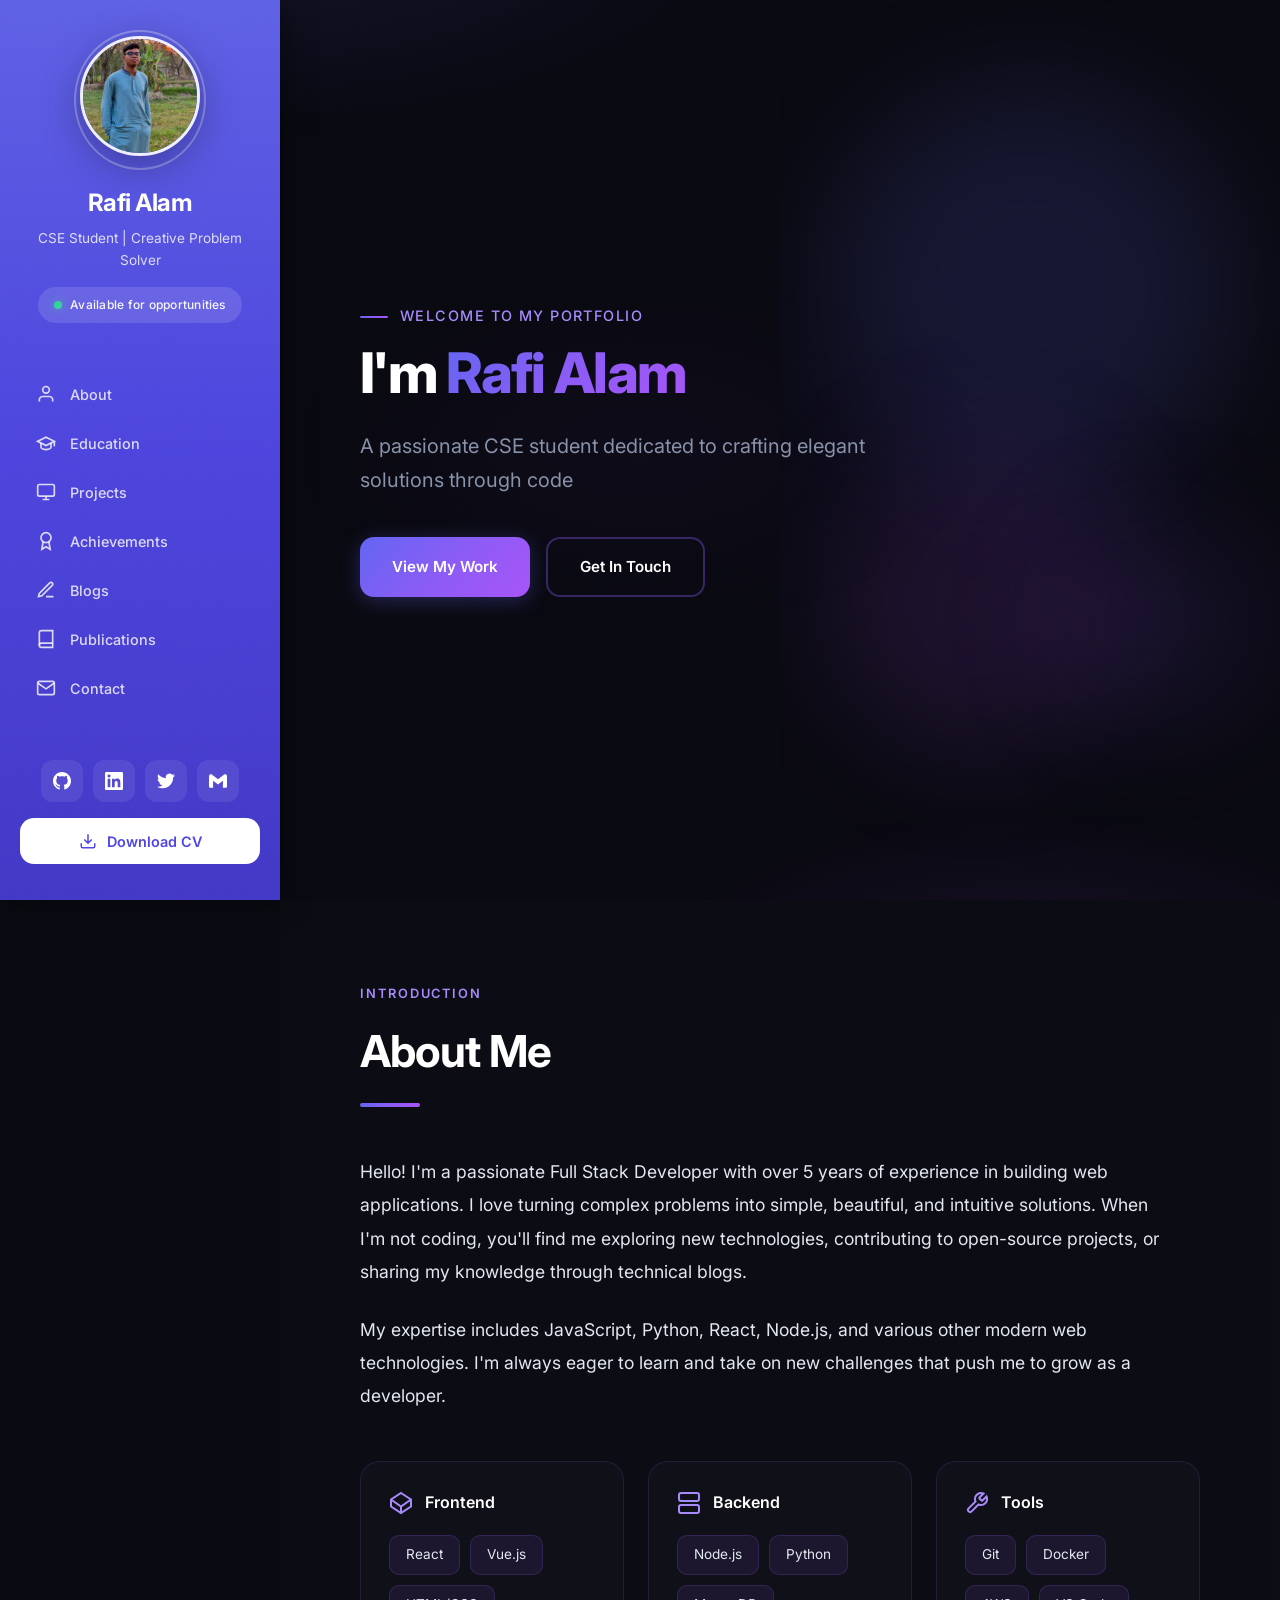
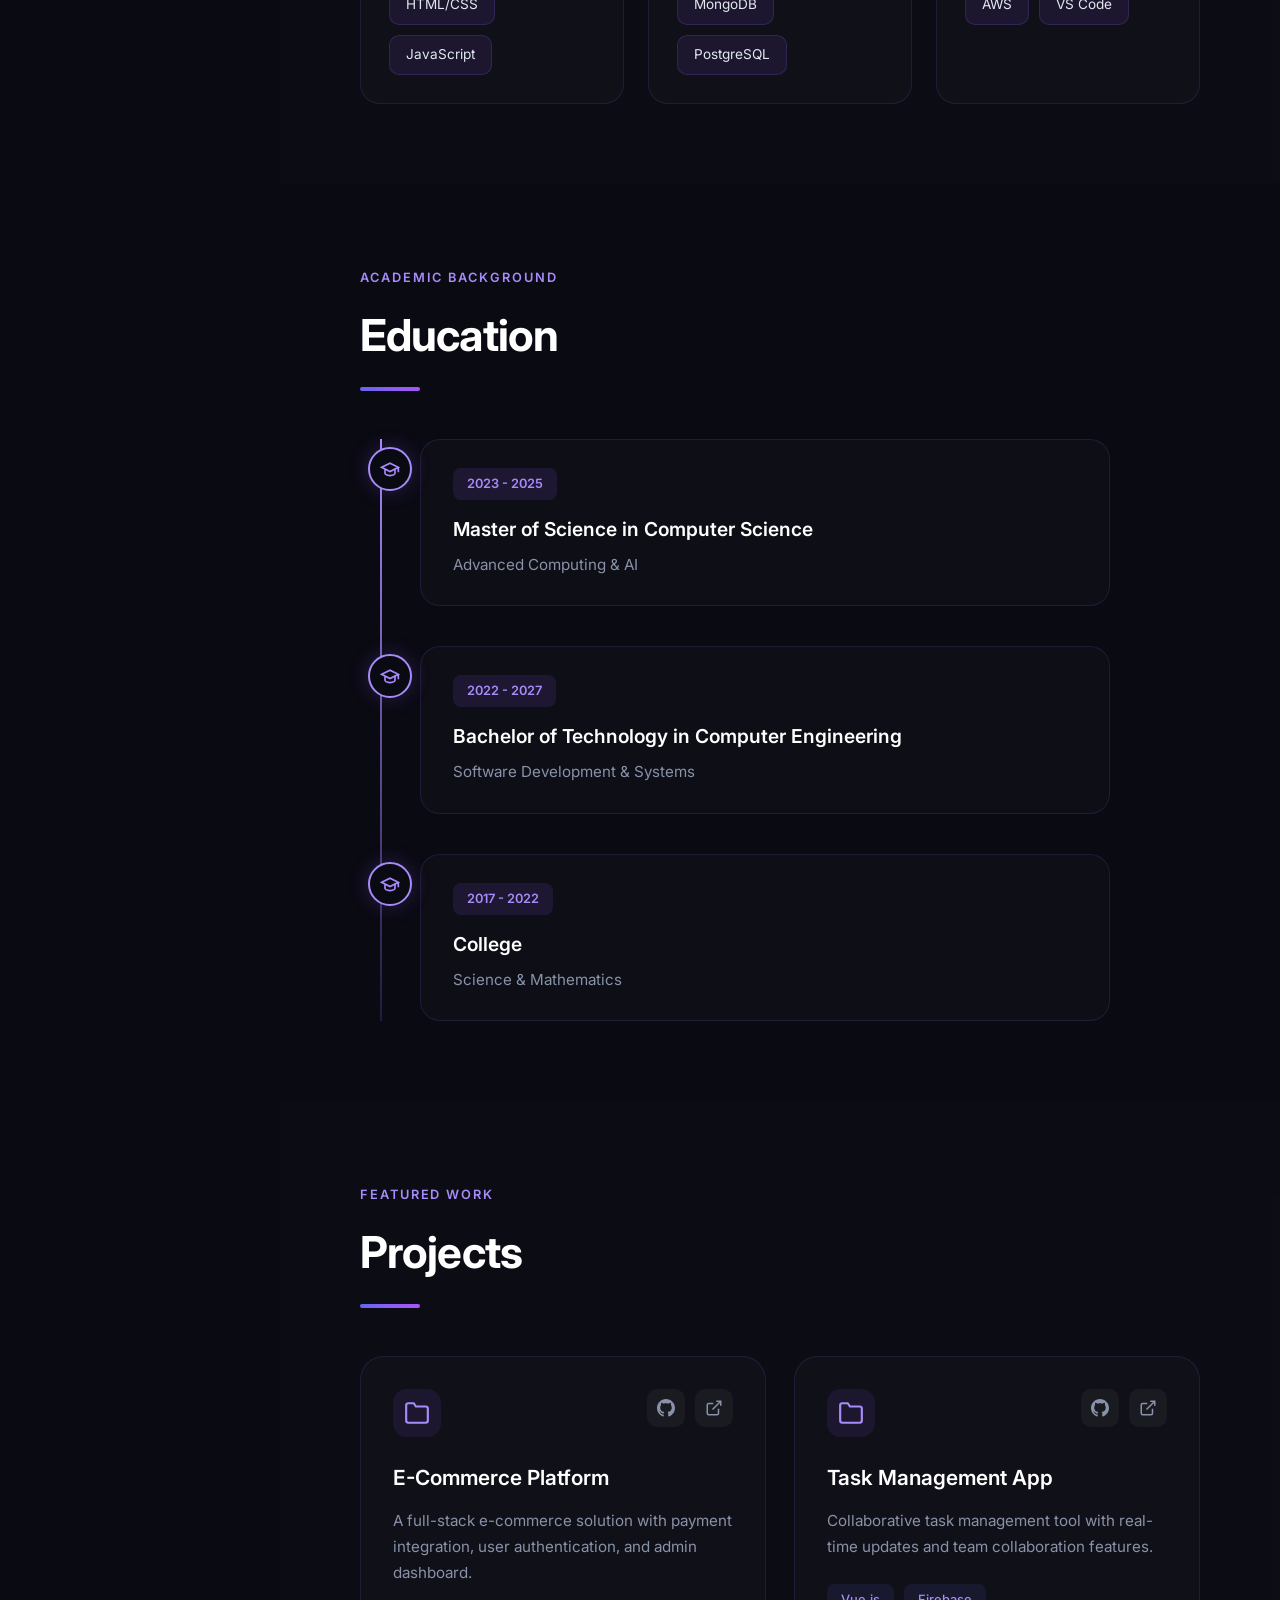
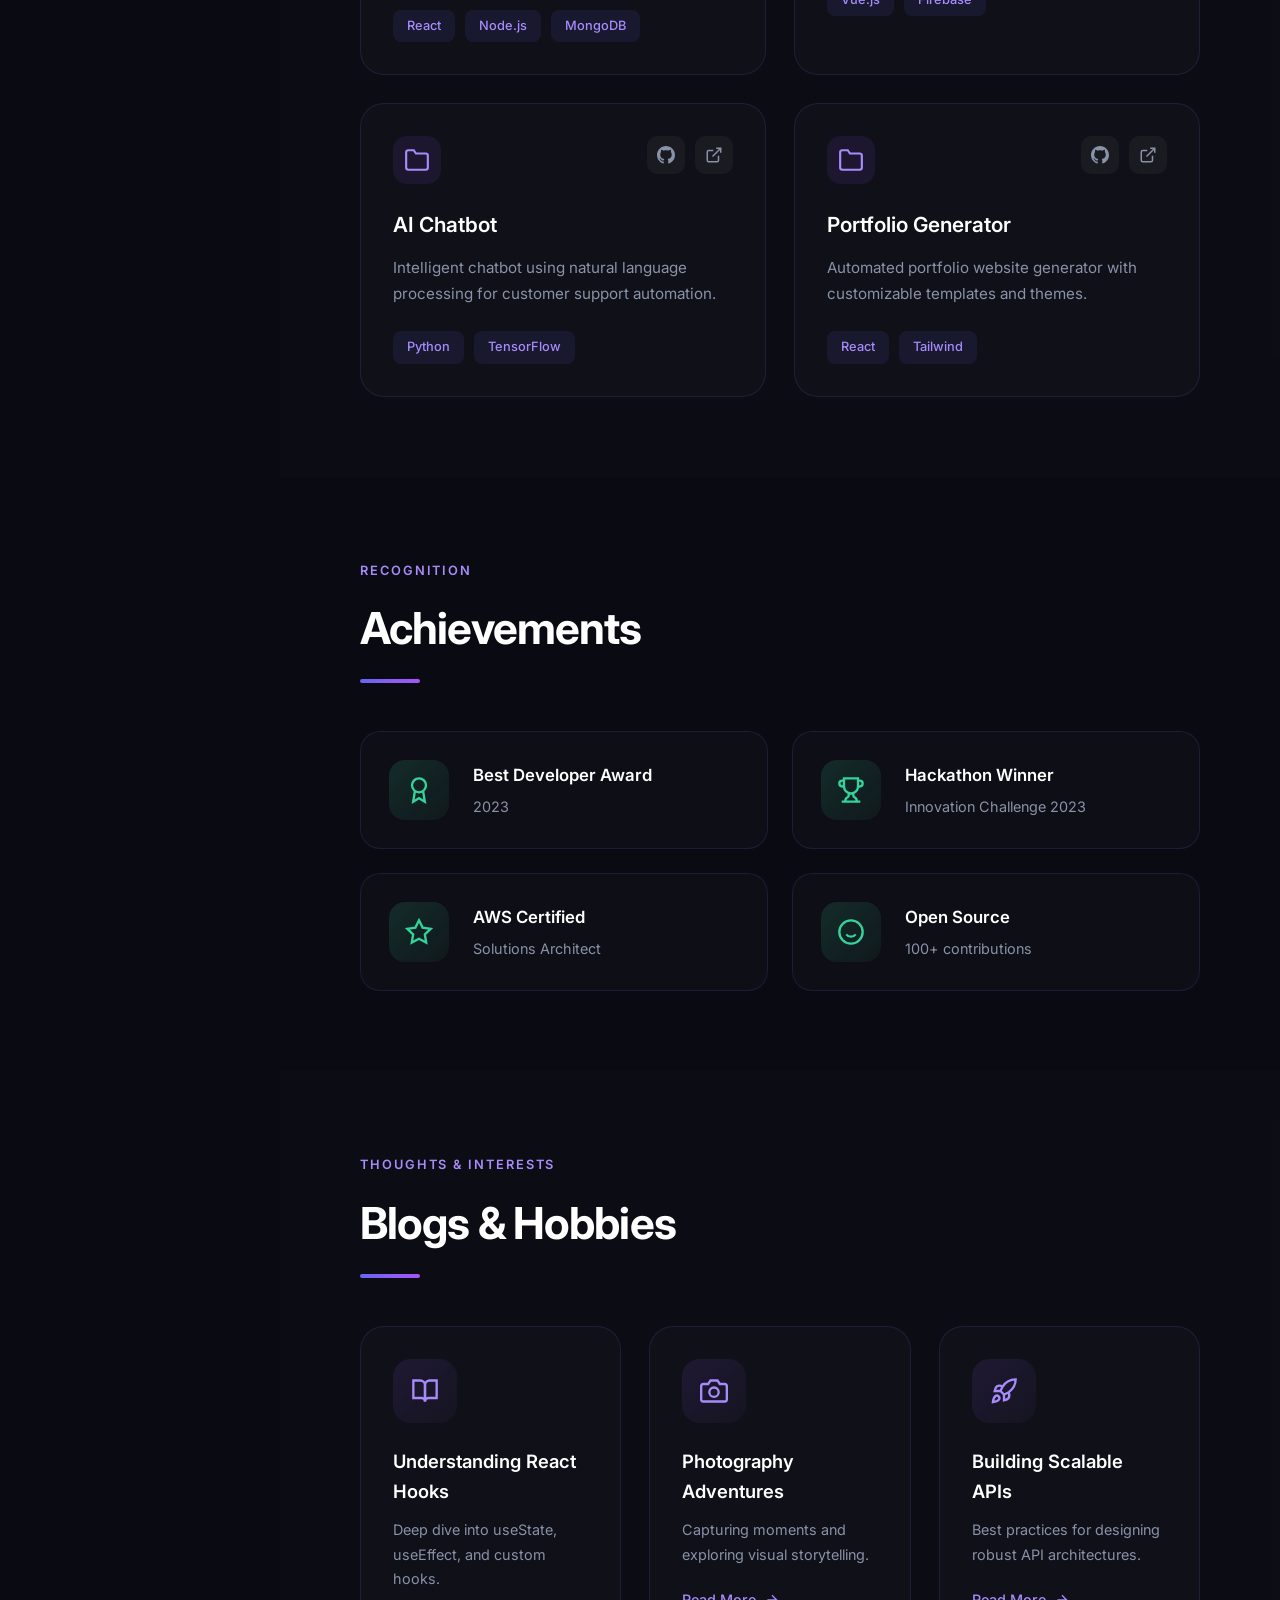
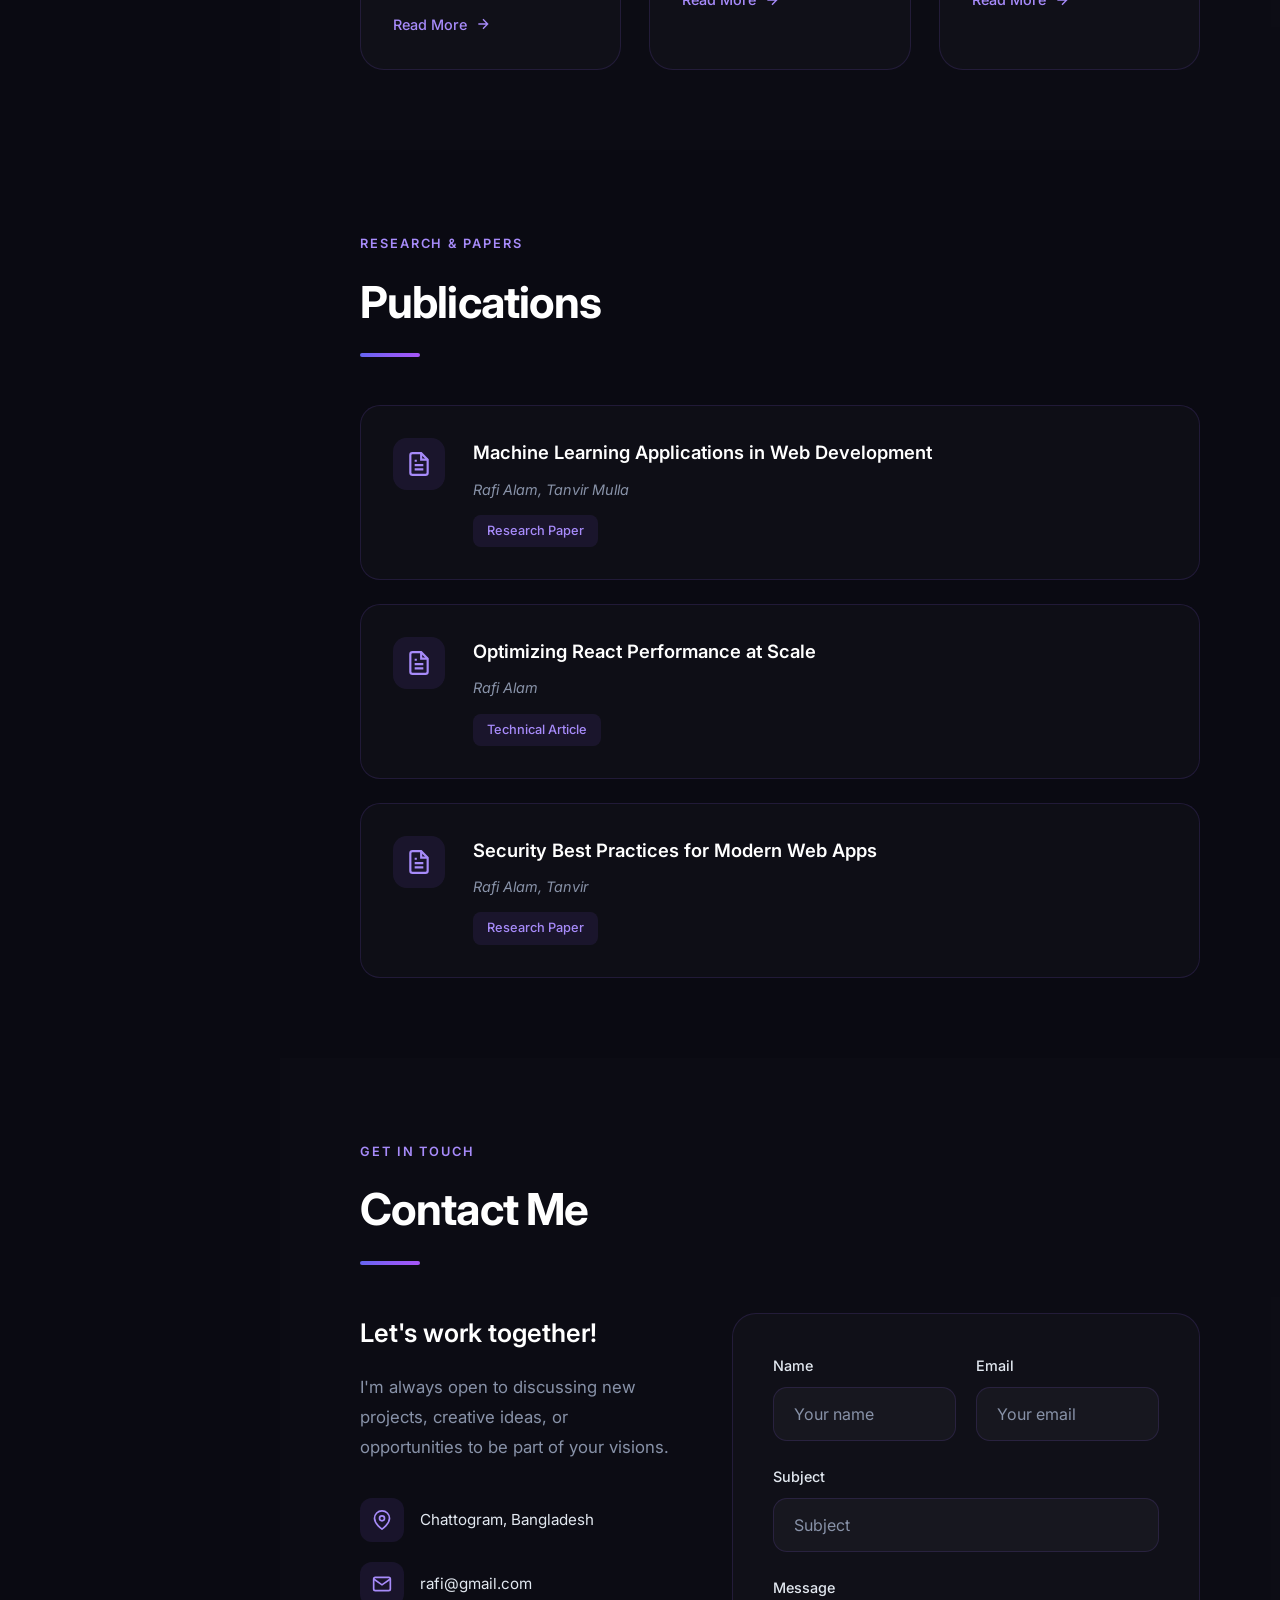
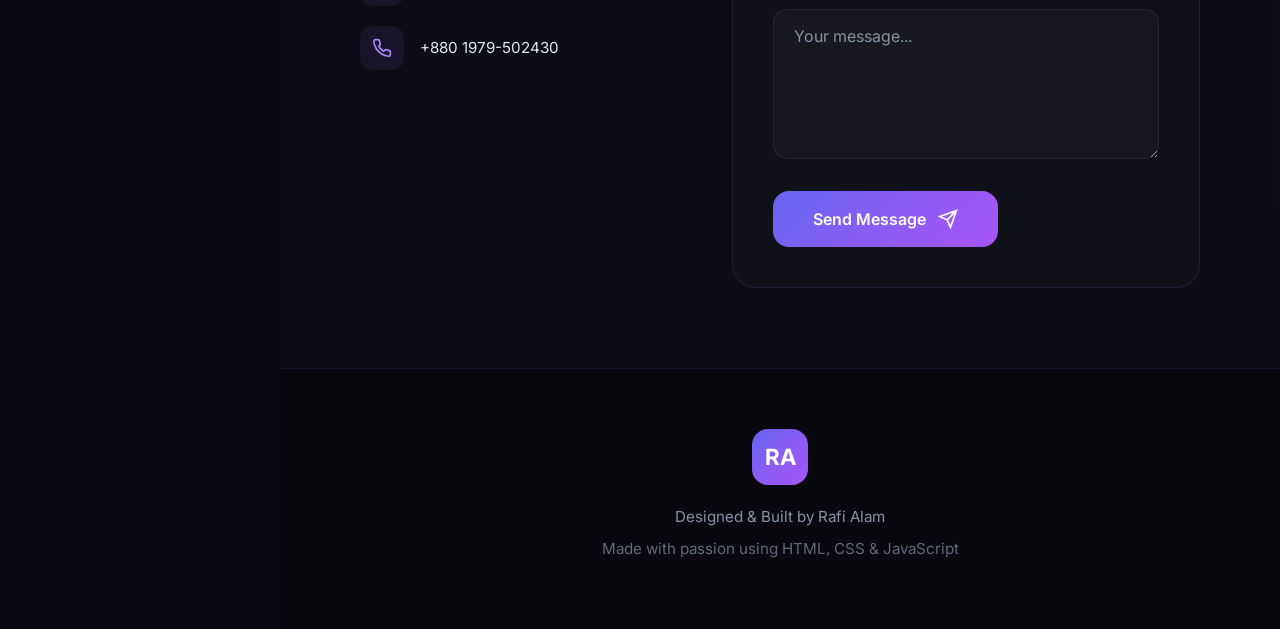
<file: index.html>
<!DOCTYPE html>
<html lang="en">

<head>
    <meta charset="UTF-8">
    <meta name="viewport" content="width=device-width, initial-scale=1.0">
    <title>Rafi Alam - Portfolio</title>
    <meta name="description"
        content="Rafi Alam - CSE Student and Creative Problem Solver. Explore my projects, achievements, and publications.">
    <link rel="preconnect" href="https://fonts.googleapis.com">
    <link rel="preconnect" href="https://fonts.gstatic.com" crossorigin>
    <link href="https://fonts.googleapis.com/css2?family=Inter:wght@300;400;500;600;700;800&display=swap"
        rel="stylesheet">
    <link rel="stylesheet" href="style.css">
</head>

<body>
    <!-- Mobile Menu Toggle -->
    <button class="mobile-menu-toggle" aria-label="Toggle navigation menu">
        <span class="hamburger-line"></span>
        <span class="hamburger-line"></span>
        <span class="hamburger-line"></span>
    </button>

    <!-- Overlay for mobile menu -->
    <div class="sidebar-overlay"></div>

    <!-- Sidebar -->
    <aside class="sidebar">
        <div class="sidebar-content">
            <div class="profile-section">
                <div class="profile-pic-wrapper">
                    <img src="image/profile.jpg" alt="Rafi Alam Profile Picture" class="profile-pic">
                    <div class="profile-pic-ring"></div>
                </div>
                <h1 class="profile-name">Rafi Alam</h1>
                <p class="profile-title">CSE Student | Creative Problem Solver</p>
                <div class="status-badge">
                    <span class="status-dot"></span>
                    Available for opportunities
                </div>
            </div>

            <nav class="nav-section">
                <ul class="nav-menu">
                    <li><a href="#about" class="active">
                            <svg class="nav-icon" viewBox="0 0 24 24" fill="none" stroke="currentColor"
                                stroke-width="2">
                                <path d="M20 21v-2a4 4 0 0 0-4-4H8a4 4 0 0 0-4 4v2" />
                                <circle cx="12" cy="7" r="4" />
                            </svg>
                            About
                        </a></li>
                    <li><a href="#education">
                            <svg class="nav-icon" viewBox="0 0 24 24" fill="none" stroke="currentColor"
                                stroke-width="2">
                                <path d="M22 10v6M2 10l10-5 10 5-10 5z" />
                                <path d="M6 12v5c0 2 6 3 6 3s6-1 6-3v-5" />
                            </svg>
                            Education
                        </a></li>
                    <li><a href="#projects">
                            <svg class="nav-icon" viewBox="0 0 24 24" fill="none" stroke="currentColor"
                                stroke-width="2">
                                <rect x="2" y="3" width="20" height="14" rx="2" />
                                <path d="M8 21h8M12 17v4" />
                            </svg>
                            Projects
                        </a></li>
                    <li><a href="#achievements">
                            <svg class="nav-icon" viewBox="0 0 24 24" fill="none" stroke="currentColor"
                                stroke-width="2">
                                <circle cx="12" cy="8" r="6" />
                                <path d="M15.477 12.89L17 22l-5-3-5 3 1.523-9.11" />
                            </svg>
                            Achievements
                        </a></li>
                    <li><a href="#blogs">
                            <svg class="nav-icon" viewBox="0 0 24 24" fill="none" stroke="currentColor"
                                stroke-width="2">
                                <path d="M12 20h9M16.5 3.5a2.121 2.121 0 0 1 3 3L7 19l-4 1 1-4L16.5 3.5z" />
                            </svg>
                            Blogs
                        </a></li>
                    <li><a href="#publications">
                            <svg class="nav-icon" viewBox="0 0 24 24" fill="none" stroke="currentColor"
                                stroke-width="2">
                                <path d="M4 19.5A2.5 2.5 0 0 1 6.5 17H20" />
                                <path d="M6.5 2H20v20H6.5A2.5 2.5 0 0 1 4 19.5v-15A2.5 2.5 0 0 1 6.5 2z" />
                            </svg>
                            Publications
                        </a></li>
                    <li><a href="#contact">
                            <svg class="nav-icon" viewBox="0 0 24 24" fill="none" stroke="currentColor"
                                stroke-width="2">
                                <path d="M4 4h16c1.1 0 2 .9 2 2v12c0 1.1-.9 2-2 2H4c-1.1 0-2-.9-2-2V6c0-1.1.9-2 2-2z" />
                                <path d="M22 6l-10 7L2 6" />
                            </svg>
                            Contact
                        </a></li>
                </ul>
            </nav>

            <div class="social-section">
                <div class="social-links">
                    <a href="#" class="social-icon" aria-label="GitHub" title="GitHub">
                        <svg viewBox="0 0 24 24" fill="currentColor">
                            <path
                                d="M12 0c-6.626 0-12 5.373-12 12 0 5.302 3.438 9.8 8.207 11.387.599.111.793-.261.793-.577v-2.234c-3.338.726-4.033-1.416-4.033-1.416-.546-1.387-1.333-1.756-1.333-1.756-1.089-.745.083-.729.083-.729 1.205.084 1.839 1.237 1.839 1.237 1.07 1.834 2.807 1.304 3.492.997.107-.775.418-1.305.762-1.604-2.665-.305-5.467-1.334-5.467-5.931 0-1.311.469-2.381 1.236-3.221-.124-.303-.535-1.524.117-3.176 0 0 1.008-.322 3.301 1.23.957-.266 1.983-.399 3.003-.404 1.02.005 2.047.138 3.006.404 2.291-1.552 3.297-1.23 3.297-1.23.653 1.653.242 2.874.118 3.176.77.84 1.235 1.911 1.235 3.221 0 4.609-2.807 5.624-5.479 5.921.43.372.823 1.102.823 2.222v3.293c0 .319.192.694.801.576 4.765-1.589 8.199-6.086 8.199-11.386 0-6.627-5.373-12-12-12z" />
                        </svg>
                    </a>
                    <a href="#" class="social-icon" aria-label="LinkedIn" title="LinkedIn">
                        <svg viewBox="0 0 24 24" fill="currentColor">
                            <path
                                d="M20.447 20.452h-3.554v-5.569c0-1.328-.027-3.037-1.852-3.037-1.853 0-2.136 1.445-2.136 2.939v5.667H9.351V9h3.414v1.561h.046c.477-.9 1.637-1.85 3.37-1.85 3.601 0 4.267 2.37 4.267 5.455v6.286zM5.337 7.433c-1.144 0-2.063-.926-2.063-2.065 0-1.138.92-2.063 2.063-2.063 1.14 0 2.064.925 2.064 2.063 0 1.139-.925 2.065-2.064 2.065zm1.782 13.019H3.555V9h3.564v11.452zM22.225 0H1.771C.792 0 0 .774 0 1.729v20.542C0 23.227.792 24 1.771 24h20.451C23.2 24 24 23.227 24 22.271V1.729C24 .774 23.2 0 22.222 0h.003z" />
                        </svg>
                    </a>
                    <a href="#" class="social-icon" aria-label="Twitter" title="Twitter">
                        <svg viewBox="0 0 24 24" fill="currentColor">
                            <path
                                d="M23.953 4.57a10 10 0 01-2.825.775 4.958 4.958 0 002.163-2.723c-.951.555-2.005.959-3.127 1.184a4.92 4.92 0 00-8.384 4.482C7.69 8.095 4.067 6.13 1.64 3.162a4.822 4.822 0 00-.666 2.475c0 1.71.87 3.213 2.188 4.096a4.904 4.904 0 01-2.228-.616v.06a4.923 4.923 0 003.946 4.827 4.996 4.996 0 01-2.212.085 4.936 4.936 0 004.604 3.417 9.867 9.867 0 01-6.102 2.105c-.39 0-.779-.023-1.17-.067a13.995 13.995 0 007.557 2.209c9.053 0 13.998-7.496 13.998-13.985 0-.21 0-.42-.015-.63A9.935 9.935 0 0024 4.59z" />
                        </svg>
                    </a>
                    <a href="mailto:example@email.com" class="social-icon" aria-label="Email" title="Email">
                        <svg viewBox="0 0 24 24" fill="currentColor">
                            <path
                                d="M24 5.457v13.909c0 .904-.732 1.636-1.636 1.636h-3.819V11.73L12 16.64l-6.545-4.91v9.273H1.636A1.636 1.636 0 010 19.366V5.457c0-2.023 2.309-3.178 3.927-1.964L5.455 4.64 12 9.548l6.545-4.91 1.528-1.145C21.69 2.28 24 3.434 24 5.457z" />
                        </svg>
                    </a>
                </div>
                <button class="download-btn">
                    <svg viewBox="0 0 24 24" fill="none" stroke="currentColor" stroke-width="2">
                        <path d="M21 15v4a2 2 0 01-2 2H5a2 2 0 01-2-2v-4M7 10l5 5 5-5M12 15V3" />
                    </svg>
                    Download CV
                </button>
            </div>
        </div>
    </aside>

    <!-- Main Content -->
    <main class="main-content">
        <!-- Hero Section -->
        <section id="hero" class="hero-section">
            <div class="hero-content">
                <span class="hero-greeting">Welcome to my portfolio</span>
                <h1 class="hero-title">I'm <span class="highlight">Rafi Alam</span></h1>
                <p class="hero-subtitle">A passionate CSE student dedicated to crafting elegant solutions through code
                </p>
                <div class="hero-cta">
                    <a href="#projects" class="btn btn-primary">View My Work</a>
                    <a href="#contact" class="btn btn-outline">Get In Touch</a>
                </div>
            </div>
            <div class="hero-decoration">
                <div class="floating-shape shape-1"></div>
                <div class="floating-shape shape-2"></div>
                <div class="floating-shape shape-3"></div>
            </div>
        </section>

        <!-- About Me Section -->
        <section id="about" class="section-card">
            <div class="section-header">
                <span class="section-label">Introduction</span>
                <h2>About Me</h2>
                <div class="section-line"></div>
            </div>
            <div class="about-content">
                <p>Hello! I'm a passionate Full Stack Developer with over 5 years of experience in building web
                    applications. I love turning complex problems into simple, beautiful, and intuitive solutions. When
                    I'm not coding, you'll find me exploring new technologies, contributing to open-source projects, or
                    sharing my knowledge through technical blogs.</p>
                <p>My expertise includes JavaScript, Python, React, Node.js, and various other modern web technologies.
                    I'm always eager to learn and take on new challenges that push me to grow as a developer.</p>

                <div class="skills-container">
                    <div class="skill-category">
                        <div class="skill-header">
                            <svg class="skill-icon" viewBox="0 0 24 24" fill="none" stroke="currentColor"
                                stroke-width="2">
                                <polygon points="12 2 22 8.5 22 15.5 12 22 2 15.5 2 8.5 12 2" />
                                <line x1="12" y1="22" x2="12" y2="15.5" />
                                <polyline points="22 8.5 12 15.5 2 8.5" />
                            </svg>
                            <h4>Frontend</h4>
                        </div>
                        <div class="skill-tags">
                            <span class="skill-tag">React</span>
                            <span class="skill-tag">Vue.js</span>
                            <span class="skill-tag">HTML/CSS</span>
                            <span class="skill-tag">JavaScript</span>
                        </div>
                    </div>
                    <div class="skill-category">
                        <div class="skill-header">
                            <svg class="skill-icon" viewBox="0 0 24 24" fill="none" stroke="currentColor"
                                stroke-width="2">
                                <rect x="2" y="2" width="20" height="8" rx="2" ry="2" />
                                <rect x="2" y="14" width="20" height="8" rx="2" ry="2" />
                                <line x1="6" y1="6" x2="6.01" y2="6" />
                                <line x1="6" y1="18" x2="6.01" y2="18" />
                            </svg>
                            <h4>Backend</h4>
                        </div>
                        <div class="skill-tags">
                            <span class="skill-tag">Node.js</span>
                            <span class="skill-tag">Python</span>
                            <span class="skill-tag">MongoDB</span>
                            <span class="skill-tag">PostgreSQL</span>
                        </div>
                    </div>
                    <div class="skill-category">
                        <div class="skill-header">
                            <svg class="skill-icon" viewBox="0 0 24 24" fill="none" stroke="currentColor"
                                stroke-width="2">
                                <path
                                    d="M14.7 6.3a1 1 0 0 0 0 1.4l1.6 1.6a1 1 0 0 0 1.4 0l3.77-3.77a6 6 0 0 1-7.94 7.94l-6.91 6.91a2.12 2.12 0 0 1-3-3l6.91-6.91a6 6 0 0 1 7.94-7.94l-3.76 3.76z" />
                            </svg>
                            <h4>Tools</h4>
                        </div>
                        <div class="skill-tags">
                            <span class="skill-tag">Git</span>
                            <span class="skill-tag">Docker</span>
                            <span class="skill-tag">AWS</span>
                            <span class="skill-tag">VS Code</span>
                        </div>
                    </div>
                </div>
            </div>
        </section>

        <!-- Education Section -->
        <section id="education" class="section-card">
            <div class="section-header">
                <span class="section-label">Academic Background</span>
                <h2>Education</h2>
                <div class="section-line"></div>
            </div>
            <div class="education-timeline">
                <div class="education-item">
                    <div class="education-marker">
                        <svg viewBox="0 0 24 24" fill="none" stroke="currentColor" stroke-width="2">
                            <path d="M22 10v6M2 10l10-5 10 5-10 5z" />
                            <path d="M6 12v5c0 2 6 3 6 3s6-1 6-3v-5" />
                        </svg>
                    </div>
                    <div class="education-content">
                        <span class="education-year">2023 - 2025</span>
                        <h3>Master of Science in Computer Science</h3>
                        <p class="degree">Advanced Computing & AI</p>
                    </div>
                </div>
                <div class="education-item">
                    <div class="education-marker">
                        <svg viewBox="0 0 24 24" fill="none" stroke="currentColor" stroke-width="2">
                            <path d="M22 10v6M2 10l10-5 10 5-10 5z" />
                            <path d="M6 12v5c0 2 6 3 6 3s6-1 6-3v-5" />
                        </svg>
                    </div>
                    <div class="education-content">
                        <span class="education-year">2022 - 2027</span>
                        <h3>Bachelor of Technology in Computer Engineering</h3>
                        <p class="degree">Software Development & Systems</p>
                    </div>
                </div>
                <div class="education-item">
                    <div class="education-marker">
                        <svg viewBox="0 0 24 24" fill="none" stroke="currentColor" stroke-width="2">
                            <path d="M22 10v6M2 10l10-5 10 5-10 5z" />
                            <path d="M6 12v5c0 2 6 3 6 3s6-1 6-3v-5" />
                        </svg>
                    </div>
                    <div class="education-content">
                        <span class="education-year">2017 - 2022</span>
                        <h3>College</h3>
                        <p class="degree">Science & Mathematics</p>
                    </div>
                </div>
            </div>
        </section>

        <!-- Projects Section -->
        <section id="projects" class="section-card">
            <div class="section-header">
                <span class="section-label">Featured Work</span>
                <h2>Projects</h2>
                <div class="section-line"></div>
            </div>
            <div class="projects-grid">
                <article class="project-card">
                    <div class="project-card-header">
                        <div class="project-folder">
                            <svg viewBox="0 0 24 24" fill="none" stroke="currentColor" stroke-width="2">
                                <path d="M22 19a2 2 0 0 1-2 2H4a2 2 0 0 1-2-2V5a2 2 0 0 1 2-2h5l2 3h9a2 2 0 0 1 2 2z" />
                            </svg>
                        </div>
                        <div class="project-links">
                            <a href="#" class="project-link" aria-label="View source code">
                                <svg viewBox="0 0 24 24" fill="currentColor">
                                    <path
                                        d="M12 0c-6.626 0-12 5.373-12 12 0 5.302 3.438 9.8 8.207 11.387.599.111.793-.261.793-.577v-2.234c-3.338.726-4.033-1.416-4.033-1.416-.546-1.387-1.333-1.756-1.333-1.756-1.089-.745.083-.729.083-.729 1.205.084 1.839 1.237 1.839 1.237 1.07 1.834 2.807 1.304 3.492.997.107-.775.418-1.305.762-1.604-2.665-.305-5.467-1.334-5.467-5.931 0-1.311.469-2.381 1.236-3.221-.124-.303-.535-1.524.117-3.176 0 0 1.008-.322 3.301 1.23.957-.266 1.983-.399 3.003-.404 1.02.005 2.047.138 3.006.404 2.291-1.552 3.297-1.23 3.297-1.23.653 1.653.242 2.874.118 3.176.77.84 1.235 1.911 1.235 3.221 0 4.609-2.807 5.624-5.479 5.921.43.372.823 1.102.823 2.222v3.293c0 .319.192.694.801.576 4.765-1.589 8.199-6.086 8.199-11.386 0-6.627-5.373-12-12-12z" />
                                </svg>
                            </a>
                            <a href="#" class="project-link" aria-label="View live demo">
                                <svg viewBox="0 0 24 24" fill="none" stroke="currentColor" stroke-width="2">
                                    <path
                                        d="M18 13v6a2 2 0 0 1-2 2H5a2 2 0 0 1-2-2V8a2 2 0 0 1 2-2h6M15 3h6v6M10 14L21 3" />
                                </svg>
                            </a>
                        </div>
                    </div>
                    <h3>E-Commerce Platform</h3>
                    <p>A full-stack e-commerce solution with payment integration, user authentication, and admin
                        dashboard.</p>
                    <div class="project-tags">
                        <span class="project-tag">React</span>
                        <span class="project-tag">Node.js</span>
                        <span class="project-tag">MongoDB</span>
                    </div>
                </article>
                <article class="project-card">
                    <div class="project-card-header">
                        <div class="project-folder">
                            <svg viewBox="0 0 24 24" fill="none" stroke="currentColor" stroke-width="2">
                                <path d="M22 19a2 2 0 0 1-2 2H4a2 2 0 0 1-2-2V5a2 2 0 0 1 2-2h5l2 3h9a2 2 0 0 1 2 2z" />
                            </svg>
                        </div>
                        <div class="project-links">
                            <a href="#" class="project-link" aria-label="View source code">
                                <svg viewBox="0 0 24 24" fill="currentColor">
                                    <path
                                        d="M12 0c-6.626 0-12 5.373-12 12 0 5.302 3.438 9.8 8.207 11.387.599.111.793-.261.793-.577v-2.234c-3.338.726-4.033-1.416-4.033-1.416-.546-1.387-1.333-1.756-1.333-1.756-1.089-.745.083-.729.083-.729 1.205.084 1.839 1.237 1.839 1.237 1.07 1.834 2.807 1.304 3.492.997.107-.775.418-1.305.762-1.604-2.665-.305-5.467-1.334-5.467-5.931 0-1.311.469-2.381 1.236-3.221-.124-.303-.535-1.524.117-3.176 0 0 1.008-.322 3.301 1.23.957-.266 1.983-.399 3.003-.404 1.02.005 2.047.138 3.006.404 2.291-1.552 3.297-1.23 3.297-1.23.653 1.653.242 2.874.118 3.176.77.84 1.235 1.911 1.235 3.221 0 4.609-2.807 5.624-5.479 5.921.43.372.823 1.102.823 2.222v3.293c0 .319.192.694.801.576 4.765-1.589 8.199-6.086 8.199-11.386 0-6.627-5.373-12-12-12z" />
                                </svg>
                            </a>
                            <a href="#" class="project-link" aria-label="View live demo">
                                <svg viewBox="0 0 24 24" fill="none" stroke="currentColor" stroke-width="2">
                                    <path
                                        d="M18 13v6a2 2 0 0 1-2 2H5a2 2 0 0 1-2-2V8a2 2 0 0 1 2-2h6M15 3h6v6M10 14L21 3" />
                                </svg>
                            </a>
                        </div>
                    </div>
                    <h3>Task Management App</h3>
                    <p>Collaborative task management tool with real-time updates and team collaboration features.</p>
                    <div class="project-tags">
                        <span class="project-tag">Vue.js</span>
                        <span class="project-tag">Firebase</span>
                    </div>
                </article>
                <article class="project-card">
                    <div class="project-card-header">
                        <div class="project-folder">
                            <svg viewBox="0 0 24 24" fill="none" stroke="currentColor" stroke-width="2">
                                <path d="M22 19a2 2 0 0 1-2 2H4a2 2 0 0 1-2-2V5a2 2 0 0 1 2-2h5l2 3h9a2 2 0 0 1 2 2z" />
                            </svg>
                        </div>
                        <div class="project-links">
                            <a href="#" class="project-link" aria-label="View source code">
                                <svg viewBox="0 0 24 24" fill="currentColor">
                                    <path
                                        d="M12 0c-6.626 0-12 5.373-12 12 0 5.302 3.438 9.8 8.207 11.387.599.111.793-.261.793-.577v-2.234c-3.338.726-4.033-1.416-4.033-1.416-.546-1.387-1.333-1.756-1.333-1.756-1.089-.745.083-.729.083-.729 1.205.084 1.839 1.237 1.839 1.237 1.07 1.834 2.807 1.304 3.492.997.107-.775.418-1.305.762-1.604-2.665-.305-5.467-1.334-5.467-5.931 0-1.311.469-2.381 1.236-3.221-.124-.303-.535-1.524.117-3.176 0 0 1.008-.322 3.301 1.23.957-.266 1.983-.399 3.003-.404 1.02.005 2.047.138 3.006.404 2.291-1.552 3.297-1.23 3.297-1.23.653 1.653.242 2.874.118 3.176.77.84 1.235 1.911 1.235 3.221 0 4.609-2.807 5.624-5.479 5.921.43.372.823 1.102.823 2.222v3.293c0 .319.192.694.801.576 4.765-1.589 8.199-6.086 8.199-11.386 0-6.627-5.373-12-12-12z" />
                                </svg>
                            </a>
                            <a href="#" class="project-link" aria-label="View live demo">
                                <svg viewBox="0 0 24 24" fill="none" stroke="currentColor" stroke-width="2">
                                    <path
                                        d="M18 13v6a2 2 0 0 1-2 2H5a2 2 0 0 1-2-2V8a2 2 0 0 1 2-2h6M15 3h6v6M10 14L21 3" />
                                </svg>
                            </a>
                        </div>
                    </div>
                    <h3>AI Chatbot</h3>
                    <p>Intelligent chatbot using natural language processing for customer support automation.</p>
                    <div class="project-tags">
                        <span class="project-tag">Python</span>
                        <span class="project-tag">TensorFlow</span>
                    </div>
                </article>
                <article class="project-card">
                    <div class="project-card-header">
                        <div class="project-folder">
                            <svg viewBox="0 0 24 24" fill="none" stroke="currentColor" stroke-width="2">
                                <path d="M22 19a2 2 0 0 1-2 2H4a2 2 0 0 1-2-2V5a2 2 0 0 1 2-2h5l2 3h9a2 2 0 0 1 2 2z" />
                            </svg>
                        </div>
                        <div class="project-links">
                            <a href="#" class="project-link" aria-label="View source code">
                                <svg viewBox="0 0 24 24" fill="currentColor">
                                    <path
                                        d="M12 0c-6.626 0-12 5.373-12 12 0 5.302 3.438 9.8 8.207 11.387.599.111.793-.261.793-.577v-2.234c-3.338.726-4.033-1.416-4.033-1.416-.546-1.387-1.333-1.756-1.333-1.756-1.089-.745.083-.729.083-.729 1.205.084 1.839 1.237 1.839 1.237 1.07 1.834 2.807 1.304 3.492.997.107-.775.418-1.305.762-1.604-2.665-.305-5.467-1.334-5.467-5.931 0-1.311.469-2.381 1.236-3.221-.124-.303-.535-1.524.117-3.176 0 0 1.008-.322 3.301 1.23.957-.266 1.983-.399 3.003-.404 1.02.005 2.047.138 3.006.404 2.291-1.552 3.297-1.23 3.297-1.23.653 1.653.242 2.874.118 3.176.77.84 1.235 1.911 1.235 3.221 0 4.609-2.807 5.624-5.479 5.921.43.372.823 1.102.823 2.222v3.293c0 .319.192.694.801.576 4.765-1.589 8.199-6.086 8.199-11.386 0-6.627-5.373-12-12-12z" />
                                </svg>
                            </a>
                            <a href="#" class="project-link" aria-label="View live demo">
                                <svg viewBox="0 0 24 24" fill="none" stroke="currentColor" stroke-width="2">
                                    <path
                                        d="M18 13v6a2 2 0 0 1-2 2H5a2 2 0 0 1-2-2V8a2 2 0 0 1 2-2h6M15 3h6v6M10 14L21 3" />
                                </svg>
                            </a>
                        </div>
                    </div>
                    <h3>Portfolio Generator</h3>
                    <p>Automated portfolio website generator with customizable templates and themes.</p>
                    <div class="project-tags">
                        <span class="project-tag">React</span>
                        <span class="project-tag">Tailwind</span>
                    </div>
                </article>
            </div>
        </section>

        <!-- Achievements Section -->
        <section id="achievements" class="section-card">
            <div class="section-header">
                <span class="section-label">Recognition</span>
                <h2>Achievements</h2>
                <div class="section-line"></div>
            </div>
            <div class="achievements-grid">
                <div class="achievement-card">
                    <div class="achievement-icon-wrapper">
                        <svg viewBox="0 0 24 24" fill="none" stroke="currentColor" stroke-width="2">
                            <circle cx="12" cy="8" r="6" />
                            <path d="M15.477 12.89L17 22l-5-3-5 3 1.523-9.11" />
                        </svg>
                    </div>
                    <div class="achievement-content">
                        <h4>Best Developer Award</h4>
                        <p>2023</p>
                    </div>
                </div>
                <div class="achievement-card">
                    <div class="achievement-icon-wrapper">
                        <svg viewBox="0 0 24 24" fill="none" stroke="currentColor" stroke-width="2">
                            <path
                                d="M6 9H4.5a2.5 2.5 0 0 1 0-5H6M18 9h1.5a2.5 2.5 0 0 0 0-5H18M4 22h16M10 14.66V17c0 .55-.47.98-.97 1.21C7.85 18.75 7 20.24 7 22M14 14.66V17c0 .55.47.98.97 1.21C16.15 18.75 17 20.24 17 22M18 2H6v7a6 6 0 0 0 12 0V2Z" />
                        </svg>
                    </div>
                    <div class="achievement-content">
                        <h4>Hackathon Winner</h4>
                        <p>Innovation Challenge 2023</p>
                    </div>
                </div>
                <div class="achievement-card">
                    <div class="achievement-icon-wrapper">
                        <svg viewBox="0 0 24 24" fill="none" stroke="currentColor" stroke-width="2">
                            <path
                                d="M12 2L15.09 8.26L22 9.27L17 14.14L18.18 21.02L12 17.77L5.82 21.02L7 14.14L2 9.27L8.91 8.26L12 2Z" />
                        </svg>
                    </div>
                    <div class="achievement-content">
                        <h4>AWS Certified</h4>
                        <p>Solutions Architect</p>
                    </div>
                </div>
                <div class="achievement-card">
                    <div class="achievement-icon-wrapper">
                        <svg viewBox="0 0 24 24" fill="none" stroke="currentColor" stroke-width="2">
                            <circle cx="12" cy="12" r="10" />
                            <path d="M8 14s1.5 2 4 2 4-2 4-2M9 9h.01M15 9h.01" />
                        </svg>
                    </div>
                    <div class="achievement-content">
                        <h4>Open Source</h4>
                        <p>100+ contributions</p>
                    </div>
                </div>
            </div>
        </section>

        <!-- Blogs & Hobbies Section -->
        <section id="blogs" class="section-card">
            <div class="section-header">
                <span class="section-label">Thoughts & Interests</span>
                <h2>Blogs & Hobbies</h2>
                <div class="section-line"></div>
            </div>
            <div class="blogs-grid">
                <article class="blog-card">
                    <div class="blog-icon-wrapper">
                        <svg viewBox="0 0 24 24" fill="none" stroke="currentColor" stroke-width="2">
                            <path d="M2 3h6a4 4 0 0 1 4 4v14a3 3 0 0 0-3-3H2z" />
                            <path d="M22 3h-6a4 4 0 0 0-4 4v14a3 3 0 0 1 3-3h7z" />
                        </svg>
                    </div>
                    <h3>Understanding React Hooks</h3>
                    <p>Deep dive into useState, useEffect, and custom hooks.</p>
                    <a href="#" class="blog-link">
                        Read More
                        <svg viewBox="0 0 24 24" fill="none" stroke="currentColor" stroke-width="2">
                            <path d="M5 12h14M12 5l7 7-7 7" />
                        </svg>
                    </a>
                </article>
                <article class="blog-card">
                    <div class="blog-icon-wrapper">
                        <svg viewBox="0 0 24 24" fill="none" stroke="currentColor" stroke-width="2">
                            <path
                                d="M23 19a2 2 0 0 1-2 2H3a2 2 0 0 1-2-2V8a2 2 0 0 1 2-2h4l2-3h6l2 3h4a2 2 0 0 1 2 2z" />
                            <circle cx="12" cy="13" r="4" />
                        </svg>
                    </div>
                    <h3>Photography Adventures</h3>
                    <p>Capturing moments and exploring visual storytelling.</p>
                    <a href="#" class="blog-link">
                        Read More
                        <svg viewBox="0 0 24 24" fill="none" stroke="currentColor" stroke-width="2">
                            <path d="M5 12h14M12 5l7 7-7 7" />
                        </svg>
                    </a>
                </article>
                <article class="blog-card">
                    <div class="blog-icon-wrapper">
                        <svg viewBox="0 0 24 24" fill="none" stroke="currentColor" stroke-width="2">
                            <path
                                d="M4.5 16.5c-1.5 1.26-2 5-2 5s3.74-.5 5-2c.71-.84.7-2.13-.09-2.91a2.18 2.18 0 0 0-2.91-.09z" />
                            <path
                                d="M12 15l-3-3a22 22 0 0 1 2-3.95A12.88 12.88 0 0 1 22 2c0 2.72-.78 7.5-6 11a22.35 22.35 0 0 1-4 2z" />
                            <path d="M9 12H4s.55-3.03 2-4c1.62-1.08 5 0 5 0" />
                            <path d="M12 15v5s3.03-.55 4-2c1.08-1.62 0-5 0-5" />
                        </svg>
                    </div>
                    <h3>Building Scalable APIs</h3>
                    <p>Best practices for designing robust API architectures.</p>
                    <a href="#" class="blog-link">
                        Read More
                        <svg viewBox="0 0 24 24" fill="none" stroke="currentColor" stroke-width="2">
                            <path d="M5 12h14M12 5l7 7-7 7" />
                        </svg>
                    </a>
                </article>
            </div>
        </section>

        <!-- Publications Section -->
        <section id="publications" class="section-card">
            <div class="section-header">
                <span class="section-label">Research & Papers</span>
                <h2>Publications</h2>
                <div class="section-line"></div>
            </div>
            <div class="publications-list">
                <article class="publication-card">
                    <div class="publication-icon">
                        <svg viewBox="0 0 24 24" fill="none" stroke="currentColor" stroke-width="2">
                            <path d="M14 2H6a2 2 0 0 0-2 2v16a2 2 0 0 0 2 2h12a2 2 0 0 0 2-2V8z" />
                            <path d="M14 2v6h6M16 13H8M16 17H8M10 9H8" />
                        </svg>
                    </div>
                    <div class="publication-content">
                        <h3>Machine Learning Applications in Web Development</h3>
                        <p class="authors">Rafi Alam, Tanvir Mulla</p>
                        <div class="publication-meta">
                            <span class="publication-badge">Research Paper</span>
                        </div>
                    </div>
                </article>
                <article class="publication-card">
                    <div class="publication-icon">
                        <svg viewBox="0 0 24 24" fill="none" stroke="currentColor" stroke-width="2">
                            <path d="M14 2H6a2 2 0 0 0-2 2v16a2 2 0 0 0 2 2h12a2 2 0 0 0 2-2V8z" />
                            <path d="M14 2v6h6M16 13H8M16 17H8M10 9H8" />
                        </svg>
                    </div>
                    <div class="publication-content">
                        <h3>Optimizing React Performance at Scale</h3>
                        <p class="authors">Rafi Alam</p>
                        <div class="publication-meta">
                            <span class="publication-badge">Technical Article</span>
                        </div>
                    </div>
                </article>
                <article class="publication-card">
                    <div class="publication-icon">
                        <svg viewBox="0 0 24 24" fill="none" stroke="currentColor" stroke-width="2">
                            <path d="M14 2H6a2 2 0 0 0-2 2v16a2 2 0 0 0 2 2h12a2 2 0 0 0 2-2V8z" />
                            <path d="M14 2v6h6M16 13H8M16 17H8M10 9H8" />
                        </svg>
                    </div>
                    <div class="publication-content">
                        <h3>Security Best Practices for Modern Web Apps</h3>
                        <p class="authors">Rafi Alam, Tanvir</p>
                        <div class="publication-meta">
                            <span class="publication-badge">Research Paper</span>
                        </div>
                    </div>
                </article>
            </div>
        </section>

        <!-- Contact Section -->
        <section id="contact" class="section-card">
            <div class="section-header">
                <span class="section-label">Get In Touch</span>
                <h2>Contact Me</h2>
                <div class="section-line"></div>
            </div>
            <div class="contact-wrapper">
                <div class="contact-info">
                    <h3>Let's work together!</h3>
                    <p>I'm always open to discussing new projects, creative ideas, or opportunities to be part of your
                        visions.</p>
                    <div class="contact-details">
                        <div class="contact-item">
                            <div class="contact-item-icon">
                                <svg viewBox="0 0 24 24" fill="none" stroke="currentColor" stroke-width="2">
                                    <path d="M21 10c0 7-9 13-9 13s-9-6-9-13a9 9 0 0 1 18 0z" />
                                    <circle cx="12" cy="10" r="3" />
                                </svg>
                            </div>
                            <span>Chattogram, Bangladesh</span>
                        </div>
                        <div class="contact-item">
                            <div class="contact-item-icon">
                                <svg viewBox="0 0 24 24" fill="none" stroke="currentColor" stroke-width="2">
                                    <path
                                        d="M4 4h16c1.1 0 2 .9 2 2v12c0 1.1-.9 2-2 2H4c-1.1 0-2-.9-2-2V6c0-1.1.9-2 2-2z" />
                                    <path d="M22 6l-10 7L2 6" />
                                </svg>
                            </div>
                            <span>rafi@gmail.com</span>
                        </div>
                        <div class="contact-item">
                            <div class="contact-item-icon">
                                <svg viewBox="0 0 24 24" fill="none" stroke="currentColor" stroke-width="2">
                                    <path
                                        d="M22 16.92v3a2 2 0 0 1-2.18 2 19.79 19.79 0 0 1-8.63-3.07 19.5 19.5 0 0 1-6-6 19.79 19.79 0 0 1-3.07-8.67A2 2 0 0 1 4.11 2h3a2 2 0 0 1 2 1.72 12.84 12.84 0 0 0 .7 2.81 2 2 0 0 1-.45 2.11L8.09 9.91a16 16 0 0 0 6 6l1.27-1.27a2 2 0 0 1 2.11-.45 12.84 12.84 0 0 0 2.81.7A2 2 0 0 1 22 16.92z" />
                                </svg>
                            </div>
                            <span>+880 1979-502430</span>
                        </div>
                    </div>
                </div>
                <form class="contact-form" onsubmit="return handleSubmit(event)">
                    <div class="form-row">
                        <div class="form-group">
                            <label for="name">Name</label>
                            <input type="text" id="name" placeholder="Your name" required>
                        </div>
                        <div class="form-group">
                            <label for="email">Email</label>
                            <input type="email" id="email" placeholder="Your email" required>
                        </div>
                    </div>
                    <div class="form-group">
                        <label for="subject">Subject</label>
                        <input type="text" id="subject" placeholder="Subject" required>
                    </div>
                    <div class="form-group">
                        <label for="message">Message</label>
                        <textarea id="message" placeholder="Your message..." required></textarea>
                    </div>
                    <button type="submit" class="submit-btn">
                        <span>Send Message</span>
                        <svg viewBox="0 0 24 24" fill="none" stroke="currentColor" stroke-width="2">
                            <path d="M22 2L11 13M22 2l-7 20-4-9-9-4 20-7z" />
                        </svg>
                    </button>
                </form>
            </div>
        </section>

        <footer class="footer">
            <div class="footer-content">
                <div class="footer-logo">RA</div>
                <p>Designed & Built by Rafi Alam</p>
                <p class="footer-credit">Made with passion using HTML, CSS & JavaScript</p>
            </div>
        </footer>
    </main>

    <script src="script.js"></script>
</body>

</html>
</file>
<file: style.css>
/* ================================
   CSS Variables & Design System
   ================================ */
:root {
    --primary-gradient: linear-gradient(135deg, #6366f1 0%, #8b5cf6 50%, #a855f7 100%);
    --secondary-gradient: linear-gradient(135deg, #4f46e5 0%, #6366f1 100%);
    --accent-gradient: linear-gradient(135deg, #a855f7 0%, #f472b6 100%);
    --glow-gradient: linear-gradient(135deg, rgba(99, 102, 241, 0.4), rgba(168, 85, 247, 0.4));

    --bg-primary: #0a0a12;
    --bg-secondary: #12121f;
    --bg-tertiary: #1a1a2e;
    --bg-card: rgba(255, 255, 255, 0.02);
    --bg-card-hover: rgba(255, 255, 255, 0.05);
    --bg-glass: rgba(255, 255, 255, 0.03);

    --text-primary: #ffffff;
    --text-secondary: #e2e8f0;
    --text-muted: #8892a8;
    --text-accent: #a78bfa;

    --border-color: rgba(139, 92, 246, 0.15);
    --border-glow: rgba(139, 92, 246, 0.35);

    --shadow-sm: 0 2px 8px rgba(0, 0, 0, 0.3);
    --shadow-md: 0 4px 20px rgba(0, 0, 0, 0.4);
    --shadow-lg: 0 10px 40px rgba(0, 0, 0, 0.5);
    --shadow-glow: 0 0 40px rgba(139, 92, 246, 0.2);

    --sidebar-width: 280px;
    --transition-fast: 0.2s cubic-bezier(0.4, 0, 0.2, 1);
    --transition-normal: 0.3s cubic-bezier(0.4, 0, 0.2, 1);
    --transition-slow: 0.5s cubic-bezier(0.4, 0, 0.2, 1);

    --font-family: 'Inter', -apple-system, BlinkMacSystemFont, 'Segoe UI', Roboto, sans-serif;
}

/* ================================
   Base Styles & Reset
   ================================ */
*,
*::before,
*::after {
    margin: 0;
    padding: 0;
    box-sizing: border-box;
}

html {
    scroll-behavior: smooth;
    font-size: 16px;
}

body {
    font-family: var(--font-family);
    background: var(--bg-primary);
    color: var(--text-primary);
    overflow-x: hidden;
    line-height: 1.6;
    -webkit-font-smoothing: antialiased;
    -moz-osx-font-smoothing: grayscale;
}

/* Decorative background */
body::before {
    content: '';
    position: fixed;
    top: 0;
    left: 0;
    width: 100%;
    height: 100%;
    background:
        radial-gradient(ellipse 80% 50% at 20% -10%, rgba(99, 102, 241, 0.12) 0%, transparent 50%),
        radial-gradient(ellipse 60% 40% at 80% 110%, rgba(168, 85, 247, 0.1) 0%, transparent 50%),
        radial-gradient(ellipse 40% 30% at 50% 50%, rgba(139, 92, 246, 0.03) 0%, transparent 70%);
    pointer-events: none;
    z-index: -1;
}

::selection {
    background: rgba(139, 92, 246, 0.4);
    color: var(--text-primary);
}

/* ================================
   Mobile Menu Toggle
   ================================ */
.mobile-menu-toggle {
    display: none;
    position: fixed;
    top: 20px;
    left: 20px;
    z-index: 1100;
    width: 50px;
    height: 50px;
    background: rgba(15, 15, 25, 0.9);
    backdrop-filter: blur(12px);
    border: 1px solid var(--border-color);
    border-radius: 14px;
    cursor: pointer;
    flex-direction: column;
    align-items: center;
    justify-content: center;
    gap: 6px;
    transition: var(--transition-normal);
}

.mobile-menu-toggle:hover {
    background: rgba(25, 25, 40, 0.95);
    border-color: var(--border-glow);
    transform: scale(1.05);
}

.hamburger-line {
    width: 24px;
    height: 2.5px;
    background: var(--text-primary);
    border-radius: 2px;
    transition: var(--transition-normal);
}

.mobile-menu-toggle.active .hamburger-line:nth-child(1) {
    transform: rotate(45deg) translate(6px, 6px);
}

.mobile-menu-toggle.active .hamburger-line:nth-child(2) {
    opacity: 0;
    transform: scaleX(0);
}

.mobile-menu-toggle.active .hamburger-line:nth-child(3) {
    transform: rotate(-45deg) translate(6px, -6px);
}

.sidebar-overlay {
    display: none;
    position: fixed;
    top: 0;
    left: 0;
    width: 100%;
    height: 100%;
    background: rgba(0, 0, 0, 0.7);
    backdrop-filter: blur(8px);
    z-index: 999;
    opacity: 0;
    transition: opacity var(--transition-normal);
}

.sidebar-overlay.active {
    opacity: 1;
}

/* ================================
   Sidebar
   ================================ */
.sidebar {
    position: fixed;
    left: 0;
    top: 0;
    width: var(--sidebar-width);
    height: 100vh;
    background: linear-gradient(180deg,
            rgba(99, 102, 241, 0.95) 0%,
            rgba(79, 70, 229, 0.97) 50%,
            rgba(67, 56, 202, 0.98) 100%);
    z-index: 1000;
    box-shadow: 4px 0 30px rgba(0, 0, 0, 0.4);
    overflow-y: auto;
    overflow-x: hidden;
}

.sidebar::before {
    content: '';
    position: absolute;
    top: 0;
    left: 0;
    right: 0;
    bottom: 0;
    background: url("data:image/svg+xml,%3Csvg viewBox='0 0 200 200' xmlns='http://www.w3.org/2000/svg'%3E%3Cfilter id='noiseFilter'%3E%3CfeTurbulence type='fractalNoise' baseFrequency='0.9' numOctaves='4' stitchTiles='stitch'/%3E%3C/filter%3E%3Crect width='100%25' height='100%25' filter='url(%23noiseFilter)'/%3E%3C/svg%3E");
    opacity: 0.03;
    pointer-events: none;
}

.sidebar::-webkit-scrollbar {
    width: 4px;
}

.sidebar::-webkit-scrollbar-track {
    background: transparent;
}

.sidebar::-webkit-scrollbar-thumb {
    background: rgba(255, 255, 255, 0.2);
    border-radius: 4px;
}

.sidebar-content {
    position: relative;
    padding: 36px 20px;
    display: flex;
    flex-direction: column;
    min-height: 100%;
}

/* Profile Section */
.profile-section {
    text-align: center;
    margin-bottom: 28px;
}

.profile-pic-wrapper {
    position: relative;
    display: inline-block;
    margin-bottom: 20px;
}

.profile-pic {
    width: 120px;
    height: 120px;
    border-radius: 50%;
    border: 3px solid rgba(255, 255, 255, 0.9);
    object-fit: cover;
    box-shadow: 0 10px 40px rgba(0, 0, 0, 0.3);
    transition: transform var(--transition-normal), box-shadow var(--transition-normal);
    position: relative;
    z-index: 2;
}

.profile-pic:hover {
    transform: scale(1.05);
    box-shadow: 0 15px 50px rgba(0, 0, 0, 0.4);
}

.profile-pic-ring {
    position: absolute;
    top: -6px;
    left: -6px;
    right: -6px;
    bottom: -6px;
    border-radius: 50%;
    border: 2px solid rgba(255, 255, 255, 0.3);
    animation: ringPulse 3s ease-in-out infinite;
}

@keyframes ringPulse {

    0%,
    100% {
        transform: scale(1);
        opacity: 0.5;
    }

    50% {
        transform: scale(1.05);
        opacity: 0.8;
    }
}

.profile-name {
    font-size: 1.5rem;
    font-weight: 700;
    color: var(--text-primary);
    margin-bottom: 6px;
    letter-spacing: -0.02em;
}

.profile-title {
    font-size: 0.85rem;
    color: rgba(255, 255, 255, 0.8);
    margin-bottom: 16px;
    font-weight: 400;
}

.status-badge {
    display: inline-flex;
    align-items: center;
    gap: 8px;
    padding: 8px 16px;
    background: rgba(255, 255, 255, 0.12);
    border-radius: 24px;
    font-size: 0.75rem;
    color: rgba(255, 255, 255, 0.95);
    font-weight: 500;
    letter-spacing: 0.02em;
}

.status-dot {
    width: 8px;
    height: 8px;
    background: #34d399;
    border-radius: 50%;
    box-shadow: 0 0 10px rgba(52, 211, 153, 0.6);
    animation: pulse 2s ease-in-out infinite;
}

@keyframes pulse {

    0%,
    100% {
        opacity: 1;
        box-shadow: 0 0 10px rgba(52, 211, 153, 0.6);
    }

    50% {
        opacity: 0.7;
        box-shadow: 0 0 20px rgba(52, 211, 153, 0.8);
    }
}

/* Navigation Section */
.nav-section {
    flex: 1;
    margin: 20px 0;
}

.nav-menu {
    list-style: none;
}

.nav-menu li {
    margin-bottom: 2px;
}

.nav-menu a {
    display: flex;
    align-items: center;
    gap: 14px;
    color: rgba(255, 255, 255, 0.8);
    text-decoration: none;
    padding: 12px 16px;
    border-radius: 12px;
    transition: all var(--transition-normal);
    font-size: 0.9rem;
    font-weight: 500;
    position: relative;
}

.nav-menu a::before {
    content: '';
    position: absolute;
    left: 0;
    top: 50%;
    transform: translateY(-50%) scaleY(0);
    height: 60%;
    width: 3px;
    background: var(--text-primary);
    border-radius: 0 3px 3px 0;
    transition: transform var(--transition-normal);
}

.nav-menu a:hover,
.nav-menu a.active {
    background: rgba(255, 255, 255, 0.12);
    color: var(--text-primary);
}

.nav-menu a.active::before {
    transform: translateY(-50%) scaleY(1);
}

.nav-icon {
    width: 20px;
    height: 20px;
    stroke-width: 2;
    flex-shrink: 0;
}

/* Social Section */
.social-section {
    margin-top: auto;
    padding-top: 20px;
}

.social-links {
    display: flex;
    justify-content: center;
    gap: 10px;
    margin-bottom: 16px;
}

.social-icon {
    display: flex;
    align-items: center;
    justify-content: center;
    width: 42px;
    height: 42px;
    background: rgba(255, 255, 255, 0.08);
    border-radius: 12px;
    color: var(--text-primary);
    transition: all var(--transition-normal);
}

.social-icon svg {
    width: 18px;
    height: 18px;
}

.social-icon:hover {
    background: rgba(255, 255, 255, 0.2);
    transform: translateY(-4px);
    box-shadow: 0 8px 20px rgba(0, 0, 0, 0.25);
}

.download-btn {
    display: flex;
    align-items: center;
    justify-content: center;
    gap: 10px;
    width: 100%;
    padding: 14px 24px;
    background: var(--text-primary);
    color: #4f46e5;
    border: none;
    border-radius: 14px;
    font-size: 0.9rem;
    font-weight: 600;
    cursor: pointer;
    transition: all var(--transition-normal);
    font-family: inherit;
}

.download-btn svg {
    width: 18px;
    height: 18px;
}

.download-btn:hover {
    transform: translateY(-3px);
    box-shadow: 0 12px 30px rgba(0, 0, 0, 0.35);
}

/* ================================
   Main Content
   ================================ */
.main-content {
    margin-left: var(--sidebar-width);
    padding: 0;
    min-height: 100vh;
}

/* ================================
   Hero Section
   ================================ */
.hero-section {
    position: relative;
    min-height: 100vh;
    display: flex;
    align-items: center;
    padding: 60px 80px;
    overflow: hidden;
}

.hero-content {
    position: relative;
    z-index: 2;
    max-width: 700px;
}

.hero-greeting {
    display: inline-block;
    font-size: 0.9rem;
    color: var(--text-accent);
    font-weight: 500;
    letter-spacing: 0.1em;
    text-transform: uppercase;
    margin-bottom: 16px;
    position: relative;
    padding-left: 40px;
}

.hero-greeting::before {
    content: '';
    position: absolute;
    left: 0;
    top: 50%;
    width: 28px;
    height: 2px;
    background: var(--primary-gradient);
    border-radius: 2px;
}

.hero-title {
    font-size: 4rem;
    font-weight: 800;
    line-height: 1.1;
    margin-bottom: 24px;
    letter-spacing: -0.03em;
}

.hero-title .highlight {
    background: var(--primary-gradient);
    -webkit-background-clip: text;
    -webkit-text-fill-color: transparent;
    background-clip: text;
}

.hero-subtitle {
    font-size: 1.25rem;
    color: var(--text-muted);
    line-height: 1.7;
    margin-bottom: 40px;
    max-width: 540px;
}

.hero-cta {
    display: flex;
    gap: 16px;
    flex-wrap: wrap;
}

.btn {
    display: inline-flex;
    align-items: center;
    justify-content: center;
    padding: 16px 32px;
    border-radius: 14px;
    font-size: 0.95rem;
    font-weight: 600;
    text-decoration: none;
    transition: all var(--transition-normal);
    cursor: pointer;
    border: none;
    font-family: inherit;
}

.btn-primary {
    background: var(--primary-gradient);
    color: var(--text-primary);
    box-shadow: 0 4px 20px rgba(99, 102, 241, 0.3);
}

.btn-primary:hover {
    transform: translateY(-3px);
    box-shadow: 0 8px 30px rgba(99, 102, 241, 0.45);
}

.btn-outline {
    background: transparent;
    color: var(--text-primary);
    border: 2px solid var(--border-glow);
}

.btn-outline:hover {
    background: rgba(139, 92, 246, 0.1);
    border-color: var(--text-accent);
    transform: translateY(-3px);
}

/* Floating Decorations */
.hero-decoration {
    position: absolute;
    top: 0;
    right: 0;
    bottom: 0;
    width: 50%;
    overflow: hidden;
    pointer-events: none;
}

.floating-shape {
    position: absolute;
    border-radius: 50%;
    filter: blur(60px);
    animation: float 8s ease-in-out infinite;
}

.shape-1 {
    width: 400px;
    height: 400px;
    background: rgba(99, 102, 241, 0.15);
    top: 10%;
    right: 10%;
    animation-delay: 0s;
}

.shape-2 {
    width: 300px;
    height: 300px;
    background: rgba(168, 85, 247, 0.12);
    top: 50%;
    right: 30%;
    animation-delay: -3s;
}

.shape-3 {
    width: 200px;
    height: 200px;
    background: rgba(139, 92, 246, 0.1);
    bottom: 20%;
    right: 5%;
    animation-delay: -5s;
}

@keyframes float {

    0%,
    100% {
        transform: translate(0, 0) scale(1);
    }

    33% {
        transform: translate(20px, -20px) scale(1.05);
    }

    66% {
        transform: translate(-10px, 10px) scale(0.95);
    }
}

/* ================================
   Section Styles
   ================================ */
.section-card {
    padding: 80px 80px;
    opacity: 0;
    transform: translateY(50px);
    transition: all 0.8s cubic-bezier(0.16, 1, 0.3, 1);
}

.section-card.visible {
    opacity: 1;
    transform: translateY(0);
}

.section-card:nth-child(even) {
    background: rgba(255, 255, 255, 0.01);
}

.section-header {
    margin-bottom: 48px;
}

.section-label {
    display: inline-block;
    font-size: 0.8rem;
    color: var(--text-accent);
    font-weight: 600;
    letter-spacing: 0.15em;
    text-transform: uppercase;
    margin-bottom: 12px;
}

.section-header h2 {
    font-size: 2.75rem;
    font-weight: 700;
    color: var(--text-primary);
    margin-bottom: 16px;
    letter-spacing: -0.02em;
}

.section-line {
    width: 60px;
    height: 4px;
    background: var(--primary-gradient);
    border-radius: 2px;
}

/* ================================
   About Section
   ================================ */
.about-content p {
    font-size: 1.1rem;
    line-height: 1.9;
    color: var(--text-secondary);
    margin-bottom: 24px;
    max-width: 800px;
}

.skills-container {
    display: grid;
    grid-template-columns: repeat(3, 1fr);
    gap: 24px;
    margin-top: 48px;
}

.skill-category {
    background: var(--bg-card);
    padding: 28px;
    border-radius: 20px;
    border: 1px solid var(--border-color);
    transition: all var(--transition-normal);
}

.skill-category:hover {
    background: var(--bg-card-hover);
    border-color: var(--border-glow);
    transform: translateY(-6px);
    box-shadow: var(--shadow-glow);
}

.skill-header {
    display: flex;
    align-items: center;
    gap: 12px;
    margin-bottom: 20px;
}

.skill-icon {
    width: 24px;
    height: 24px;
    color: var(--text-accent);
}

.skill-category h4 {
    font-size: 1rem;
    font-weight: 600;
    color: var(--text-primary);
}

.skill-tags {
    display: flex;
    flex-wrap: wrap;
    gap: 10px;
}

.skill-tag {
    padding: 8px 16px;
    background: rgba(139, 92, 246, 0.1);
    border: 1px solid rgba(139, 92, 246, 0.2);
    border-radius: 10px;
    font-size: 0.85rem;
    color: var(--text-secondary);
    transition: all var(--transition-fast);
}

.skill-tag:hover {
    background: rgba(139, 92, 246, 0.2);
    border-color: rgba(139, 92, 246, 0.35);
    transform: translateY(-2px);
}

/* ================================
   Education Section (Timeline)
   ================================ */
.education-timeline {
    position: relative;
    max-width: 750px;
    padding-left: 60px;
}

.education-timeline::before {
    content: '';
    position: absolute;
    left: 20px;
    top: 0;
    bottom: 0;
    width: 2px;
    background: linear-gradient(to bottom, var(--text-accent), rgba(139, 92, 246, 0.2));
}

.education-item {
    position: relative;
    margin-bottom: 40px;
}

.education-item:last-child {
    margin-bottom: 0;
}

.education-marker {
    position: absolute;
    left: -52px;
    top: 8px;
    width: 44px;
    height: 44px;
    background: var(--bg-primary);
    border: 2px solid var(--text-accent);
    border-radius: 50%;
    display: flex;
    align-items: center;
    justify-content: center;
    box-shadow: 0 0 20px rgba(139, 92, 246, 0.25);
}

.education-marker svg {
    width: 20px;
    height: 20px;
    color: var(--text-accent);
}

.education-content {
    background: var(--bg-card);
    padding: 28px 32px;
    border-radius: 20px;
    border: 1px solid var(--border-color);
    transition: all var(--transition-normal);
}

.education-content:hover {
    background: var(--bg-card-hover);
    border-color: var(--border-glow);
    transform: translateX(8px);
}

.education-year {
    display: inline-block;
    padding: 6px 14px;
    background: rgba(139, 92, 246, 0.12);
    color: var(--text-accent);
    border-radius: 8px;
    font-size: 0.8rem;
    font-weight: 600;
    margin-bottom: 14px;
}

.education-content h3 {
    font-size: 1.2rem;
    font-weight: 600;
    color: var(--text-primary);
    margin-bottom: 8px;
}

.education-content .degree {
    color: var(--text-muted);
    font-size: 0.95rem;
}

/* ================================
   Projects Section
   ================================ */
.projects-grid {
    display: grid;
    grid-template-columns: repeat(2, 1fr);
    gap: 28px;
}

.project-card {
    background: var(--bg-card);
    padding: 32px;
    border-radius: 24px;
    border: 1px solid var(--border-color);
    transition: all var(--transition-normal);
    position: relative;
    overflow: hidden;
}

.project-card::before {
    content: '';
    position: absolute;
    top: 0;
    left: 0;
    right: 0;
    height: 3px;
    background: var(--primary-gradient);
    transform: scaleX(0);
    transform-origin: left;
    transition: transform var(--transition-normal);
}

.project-card:hover {
    background: var(--bg-card-hover);
    border-color: var(--border-glow);
    transform: translateY(-10px);
    box-shadow: 0 20px 50px rgba(0, 0, 0, 0.3), var(--shadow-glow);
}

.project-card:hover::before {
    transform: scaleX(1);
}

.project-card-header {
    display: flex;
    justify-content: space-between;
    align-items: flex-start;
    margin-bottom: 24px;
}

.project-folder {
    width: 48px;
    height: 48px;
    display: flex;
    align-items: center;
    justify-content: center;
    background: rgba(139, 92, 246, 0.1);
    border-radius: 14px;
    color: var(--text-accent);
}

.project-folder svg {
    width: 26px;
    height: 26px;
}

.project-links {
    display: flex;
    gap: 10px;
}

.project-link {
    display: flex;
    align-items: center;
    justify-content: center;
    width: 38px;
    height: 38px;
    background: rgba(255, 255, 255, 0.04);
    border-radius: 10px;
    color: var(--text-muted);
    transition: all var(--transition-fast);
}

.project-link svg {
    width: 18px;
    height: 18px;
}

.project-link:hover {
    background: rgba(139, 92, 246, 0.15);
    color: var(--text-accent);
    transform: translateY(-3px);
}

.project-card h3 {
    font-size: 1.3rem;
    font-weight: 600;
    color: var(--text-primary);
    margin-bottom: 14px;
}

.project-card p {
    color: var(--text-muted);
    font-size: 0.95rem;
    line-height: 1.7;
    margin-bottom: 24px;
}

.project-tags {
    display: flex;
    flex-wrap: wrap;
    gap: 10px;
}

.project-tag {
    padding: 6px 14px;
    background: rgba(99, 102, 241, 0.1);
    color: var(--text-accent);
    border-radius: 8px;
    font-size: 0.8rem;
    font-weight: 500;
}

/* ================================
   Achievements Section
   ================================ */
.achievements-grid {
    display: grid;
    grid-template-columns: repeat(2, 1fr);
    gap: 24px;
}

.achievement-card {
    display: flex;
    align-items: center;
    gap: 24px;
    background: var(--bg-card);
    padding: 28px;
    border-radius: 20px;
    border: 1px solid var(--border-color);
    transition: all var(--transition-normal);
}

.achievement-card:hover {
    background: var(--bg-card-hover);
    border-color: rgba(52, 211, 153, 0.3);
    transform: translateX(8px);
}

.achievement-icon-wrapper {
    width: 60px;
    height: 60px;
    background: linear-gradient(135deg, rgba(52, 211, 153, 0.15), rgba(52, 211, 153, 0.05));
    border-radius: 16px;
    display: flex;
    align-items: center;
    justify-content: center;
    flex-shrink: 0;
}

.achievement-icon-wrapper svg {
    width: 28px;
    height: 28px;
    color: #34d399;
}

.achievement-content h4 {
    font-size: 1.05rem;
    font-weight: 600;
    color: var(--text-primary);
    margin-bottom: 6px;
}

.achievement-content p {
    color: var(--text-muted);
    font-size: 0.9rem;
}

/* ================================
   Blogs Section
   ================================ */
.blogs-grid {
    display: grid;
    grid-template-columns: repeat(3, 1fr);
    gap: 28px;
}

.blog-card {
    background: var(--bg-card);
    padding: 32px;
    border-radius: 24px;
    border: 1px solid var(--border-color);
    transition: all var(--transition-normal);
}

.blog-card:hover {
    background: var(--bg-card-hover);
    border-color: var(--border-glow);
    transform: translateY(-8px);
    box-shadow: var(--shadow-glow);
}

.blog-icon-wrapper {
    width: 64px;
    height: 64px;
    background: linear-gradient(135deg, rgba(139, 92, 246, 0.12), rgba(139, 92, 246, 0.04));
    border-radius: 18px;
    display: flex;
    align-items: center;
    justify-content: center;
    margin-bottom: 24px;
}

.blog-icon-wrapper svg {
    width: 28px;
    height: 28px;
    color: var(--text-accent);
}

.blog-card h3 {
    font-size: 1.15rem;
    font-weight: 600;
    color: var(--text-primary);
    margin-bottom: 12px;
}

.blog-card>p {
    color: var(--text-muted);
    font-size: 0.9rem;
    line-height: 1.7;
    margin-bottom: 20px;
}

.blog-link {
    display: inline-flex;
    align-items: center;
    gap: 8px;
    color: var(--text-accent);
    text-decoration: none;
    font-size: 0.9rem;
    font-weight: 500;
    transition: all var(--transition-fast);
}

.blog-link svg {
    width: 16px;
    height: 16px;
    transition: transform var(--transition-fast);
}

.blog-link:hover {
    color: #a855f7;
}

.blog-link:hover svg {
    transform: translateX(5px);
}

/* ================================
   Publications Section
   ================================ */
.publications-list {
    display: flex;
    flex-direction: column;
    gap: 24px;
    max-width: 900px;
}

.publication-card {
    display: flex;
    gap: 28px;
    background: var(--bg-card);
    padding: 32px;
    border-radius: 20px;
    border: 1px solid var(--border-color);
    transition: all var(--transition-normal);
    align-items: flex-start;
}

.publication-card:hover {
    background: var(--bg-card-hover);
    border-color: var(--border-glow);
    transform: translateX(10px);
}

.publication-icon {
    width: 52px;
    height: 52px;
    background: rgba(139, 92, 246, 0.1);
    border-radius: 14px;
    display: flex;
    align-items: center;
    justify-content: center;
    flex-shrink: 0;
}

.publication-icon svg {
    width: 26px;
    height: 26px;
    color: var(--text-accent);
}

.publication-content h3 {
    font-size: 1.15rem;
    font-weight: 600;
    color: var(--text-primary);
    margin-bottom: 10px;
}

.publication-content .authors {
    color: var(--text-muted);
    font-size: 0.9rem;
    font-style: italic;
    margin-bottom: 14px;
}

.publication-meta {
    display: flex;
    gap: 12px;
}

.publication-badge {
    display: inline-block;
    padding: 6px 14px;
    background: rgba(139, 92, 246, 0.1);
    color: var(--text-accent);
    border-radius: 8px;
    font-size: 0.8rem;
    font-weight: 500;
}

/* ================================
   Contact Section
   ================================ */
.contact-wrapper {
    display: grid;
    grid-template-columns: 1fr 1.5fr;
    gap: 60px;
    align-items: start;
}

.contact-info h3 {
    font-size: 1.6rem;
    font-weight: 600;
    color: var(--text-primary);
    margin-bottom: 18px;
}

.contact-info>p {
    color: var(--text-muted);
    font-size: 1.05rem;
    line-height: 1.8;
    margin-bottom: 36px;
}

.contact-details {
    display: flex;
    flex-direction: column;
    gap: 20px;
}

.contact-item {
    display: flex;
    align-items: center;
    gap: 16px;
    color: var(--text-secondary);
    font-size: 0.95rem;
}

.contact-item-icon {
    width: 44px;
    height: 44px;
    background: rgba(139, 92, 246, 0.1);
    border-radius: 12px;
    display: flex;
    align-items: center;
    justify-content: center;
}

.contact-item-icon svg {
    width: 20px;
    height: 20px;
    color: var(--text-accent);
}

.contact-form {
    background: var(--bg-card);
    padding: 40px;
    border-radius: 24px;
    border: 1px solid var(--border-color);
}

.form-row {
    display: grid;
    grid-template-columns: 1fr 1fr;
    gap: 20px;
}

.form-group {
    margin-bottom: 24px;
}

.form-group label {
    display: block;
    color: var(--text-secondary);
    margin-bottom: 10px;
    font-size: 0.9rem;
    font-weight: 500;
}

.form-group input,
.form-group textarea {
    width: 100%;
    padding: 16px 20px;
    background: rgba(255, 255, 255, 0.03);
    border: 1px solid var(--border-color);
    border-radius: 14px;
    color: var(--text-primary);
    font-size: 1rem;
    font-family: inherit;
    transition: all var(--transition-normal);
}

.form-group input::placeholder,
.form-group textarea::placeholder {
    color: var(--text-muted);
}

.form-group input:focus,
.form-group textarea:focus {
    outline: none;
    border-color: var(--text-accent);
    background: rgba(255, 255, 255, 0.05);
    box-shadow: 0 0 0 4px rgba(139, 92, 246, 0.1);
}

.form-group textarea {
    resize: vertical;
    min-height: 150px;
}

.submit-btn {
    display: inline-flex;
    align-items: center;
    gap: 12px;
    padding: 18px 40px;
    background: var(--primary-gradient);
    color: var(--text-primary);
    border: none;
    border-radius: 16px;
    font-size: 1rem;
    font-weight: 600;
    cursor: pointer;
    transition: all var(--transition-normal);
    font-family: inherit;
}

.submit-btn:hover {
    transform: translateY(-4px);
    box-shadow: 0 15px 40px rgba(99, 102, 241, 0.4);
}

.submit-btn svg {
    width: 20px;
    height: 20px;
    transition: transform var(--transition-fast);
}

.submit-btn:hover svg {
    transform: translateX(5px);
}

/* ================================
   Footer
   ================================ */
.footer {
    text-align: center;
    padding: 60px 40px;
    border-top: 1px solid var(--border-color);
    background: rgba(0, 0, 0, 0.2);
}

.footer-content {
    max-width: 400px;
    margin: 0 auto;
}

.footer-logo {
    display: inline-flex;
    align-items: center;
    justify-content: center;
    width: 56px;
    height: 56px;
    background: var(--primary-gradient);
    border-radius: 16px;
    font-size: 1.4rem;
    font-weight: 700;
    color: var(--text-primary);
    margin-bottom: 20px;
}

.footer-content p {
    color: var(--text-muted);
    font-size: 0.95rem;
    margin-bottom: 8px;
}

.footer-credit {
    font-size: 0.85rem;
    color: var(--text-muted);
    opacity: 0.7;
}

/* ================================
   Responsive Design
   ================================ */

/* Large Desktop */
@media (max-width: 1400px) {
    .hero-title {
        font-size: 3.5rem;
    }

    .projects-grid {
        grid-template-columns: repeat(2, 1fr);
    }
}

/* Desktop */
@media (max-width: 1200px) {
    .section-card {
        padding: 60px 50px;
    }

    .hero-section {
        padding: 40px 50px;
    }

    .skills-container {
        grid-template-columns: repeat(3, 1fr);
    }

    .blogs-grid {
        grid-template-columns: repeat(2, 1fr);
    }

    .contact-wrapper {
        grid-template-columns: 1fr;
        gap: 40px;
    }
}

/* Tablet Landscape */
@media (max-width: 992px) {
    :root {
        --sidebar-width: 260px;
    }

    .hero-title {
        font-size: 3rem;
    }

    .section-header h2 {
        font-size: 2.25rem;
    }

    .skills-container {
        grid-template-columns: repeat(2, 1fr);
    }

    .projects-grid {
        grid-template-columns: 1fr;
    }

    .achievements-grid {
        grid-template-columns: 1fr;
    }
}

/* Tablet Portrait */
@media (max-width: 768px) {
    .mobile-menu-toggle {
        display: flex;
    }

    .sidebar-overlay {
        display: block;
    }

    .sidebar {
        transform: translateX(-100%);
        transition: transform var(--transition-normal);
    }

    .sidebar.active {
        transform: translateX(0);
    }

    .main-content {
        margin-left: 0;
    }

    .hero-section {
        min-height: auto;
        padding: 120px 24px 60px;
    }

    .hero-title {
        font-size: 2.5rem;
    }

    .hero-subtitle {
        font-size: 1.1rem;
    }

    .hero-cta {
        flex-direction: column;
    }

    .hero-cta .btn {
        width: 100%;
    }

    .hero-decoration {
        display: none;
    }

    .section-card {
        padding: 60px 24px;
    }

    .section-header h2 {
        font-size: 2rem;
    }

    .skills-container,
    .blogs-grid {
        grid-template-columns: 1fr;
    }

    .education-timeline {
        padding-left: 50px;
    }

    .education-marker {
        left: -42px;
        width: 36px;
        height: 36px;
    }

    .education-marker svg {
        width: 16px;
        height: 16px;
    }

    .form-row {
        grid-template-columns: 1fr;
    }

    .contact-form {
        padding: 28px;
    }

    .publication-card {
        flex-direction: column;
        gap: 16px;
    }
}

/* Mobile Landscape */
@media (max-width: 576px) {
    .hero-section {
        padding: 100px 20px 50px;
    }

    .hero-greeting {
        font-size: 0.8rem;
        padding-left: 32px;
    }

    .hero-greeting::before {
        width: 20px;
    }

    .hero-title {
        font-size: 2rem;
    }

    .hero-subtitle {
        font-size: 1rem;
    }

    .section-card {
        padding: 50px 20px;
    }

    .section-header h2 {
        font-size: 1.75rem;
    }

    .section-line {
        width: 48px;
        height: 3px;
    }

    .project-card,
    .blog-card,
    .achievement-card,
    .skill-category {
        padding: 24px;
    }

    .education-content {
        padding: 24px;
    }

    .submit-btn {
        width: 100%;
        justify-content: center;
    }
}

/* Mobile Portrait */
@media (max-width: 400px) {
    .profile-pic {
        width: 100px;
        height: 100px;
    }

    .profile-name {
        font-size: 1.3rem;
    }

    .hero-title {
        font-size: 1.75rem;
    }

    .section-header h2 {
        font-size: 1.5rem;
    }

    .achievement-card {
        flex-direction: column;
        text-align: center;
        gap: 16px;
    }

    .footer {
        padding: 40px 20px;
    }
}

/* Print Styles */
@media print {

    .sidebar,
    .mobile-menu-toggle,
    .hero-decoration {
        display: none;
    }

    .main-content {
        margin-left: 0;
    }

    .section-card {
        opacity: 1;
        transform: none;
        page-break-inside: avoid;
    }
}
</file>
